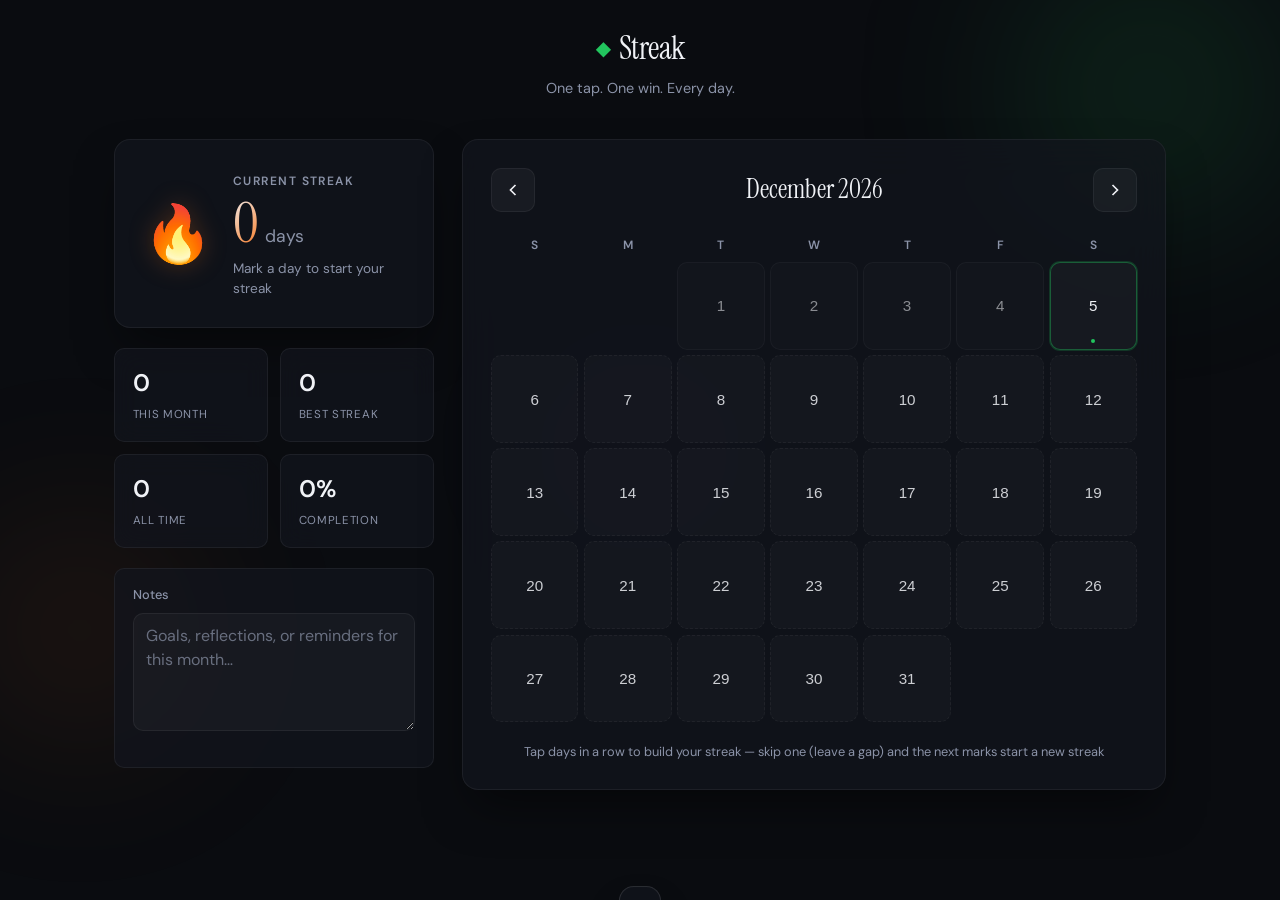
<file: index.html>
<!DOCTYPE html>
<html lang="en">
<head>
  <meta charset="UTF-8" />
  <meta name="viewport" content="width=device-width, initial-scale=1, viewport-fit=cover" />
  <meta name="theme-color" content="#0a0c10" />
  <meta name="apple-mobile-web-app-capable" content="yes" />
  <title>Streak — Daily Wins</title>
  <link rel="preconnect" href="https://fonts.googleapis.com" />
  <link rel="preconnect" href="https://fonts.gstatic.com" crossorigin />
  <link href="https://fonts.googleapis.com/css2?family=DM+Sans:ital,opsz,wght@0,9..40,400;0,9..40,500;0,9..40,600;0,9..40,700;1,9..40,400&family=Instrument+Serif:ital@0;1&display=swap" rel="stylesheet" />
  <link rel="stylesheet" href="styles.css?v=4" />
</head>
<body>
  <div class="ambient" aria-hidden="true">
    <div class="orb orb-1"></div>
    <div class="orb orb-2"></div>
    <div class="orb orb-3"></div>
  </div>

  <header class="header">
    <div class="logo">
      <span class="logo-mark">◆</span>
      <span class="logo-text">Streak</span>
    </div>
    <p class="tagline">One tap. One win. Every day.</p>
  </header>

  <main class="app">
    <aside class="stats-panel">
      <div class="streak-hero" id="streakHero">
        <div class="streak-flame" aria-hidden="true">🔥</div>
        <div class="streak-content">
          <span class="streak-label">Current streak</span>
          <div class="streak-value-wrap">
            <span class="streak-value" id="streakCount">0</span>
            <span class="streak-unit" id="streakUnit">days</span>
          </div>
          <p class="streak-message" id="streakMessage">Mark a day to start your streak</p>
        </div>
      </div>

      <div class="stats-grid">
        <div class="stat-card">
          <span class="stat-value" id="monthCompleted">0</span>
          <span class="stat-label">This month</span>
        </div>
        <div class="stat-card">
          <span class="stat-value" id="bestStreak">0</span>
          <span class="stat-label">Best streak</span>
        </div>
        <div class="stat-card">
          <span class="stat-value" id="totalCompleted">0</span>
          <span class="stat-label">All time</span>
        </div>
        <div class="stat-card">
          <span class="stat-value" id="monthRate">0%</span>
          <span class="stat-label">Completion</span>
        </div>
      </div>

      <div class="notes-section">
        <label class="notes-header" for="notesInput">Notes</label>
        <textarea
          id="notesInput"
          class="notes-input"
          placeholder="Goals, reflections, or reminders for this month…"
          rows="4"
        ></textarea>
        <span class="notes-saved" id="notesSaved" aria-live="polite"></span>
      </div>
    </aside>

    <section class="calendar-panel">
      <div class="calendar-header">
        <button class="nav-btn" id="prevMonth" aria-label="Previous month">
          <svg width="20" height="20" viewBox="0 0 24 24" fill="none" stroke="currentColor" stroke-width="2"><path d="M15 18l-6-6 6-6"/></svg>
        </button>
        <h2 class="month-title" id="monthTitle">May 2026</h2>
        <button class="nav-btn" id="nextMonth" aria-label="Next month">
          <svg width="20" height="20" viewBox="0 0 24 24" fill="none" stroke="currentColor" stroke-width="2"><path d="M9 18l6-6-6-6"/></svg>
        </button>
      </div>

      <div class="weekdays" aria-hidden="true">
        <span><abbr title="Sunday">S</abbr></span>
        <span><abbr title="Monday">M</abbr></span>
        <span><abbr title="Tuesday">T</abbr></span>
        <span><abbr title="Wednesday">W</abbr></span>
        <span><abbr title="Thursday">T</abbr></span>
        <span><abbr title="Friday">F</abbr></span>
        <span><abbr title="Saturday">S</abbr></span>
      </div>

      <div class="calendar-grid" id="calendarGrid" role="grid" aria-label="Monthly calendar"></div>

      <p class="calendar-hint">Tap days in a row to build your streak — skip one (leave a gap) and the next marks start a new streak</p>
    </section>
  </main>

  <div class="toast" id="toast" role="status" aria-live="polite"></div>

  <script src="app.js?v=4"></script>
</body>
</html>
</file>
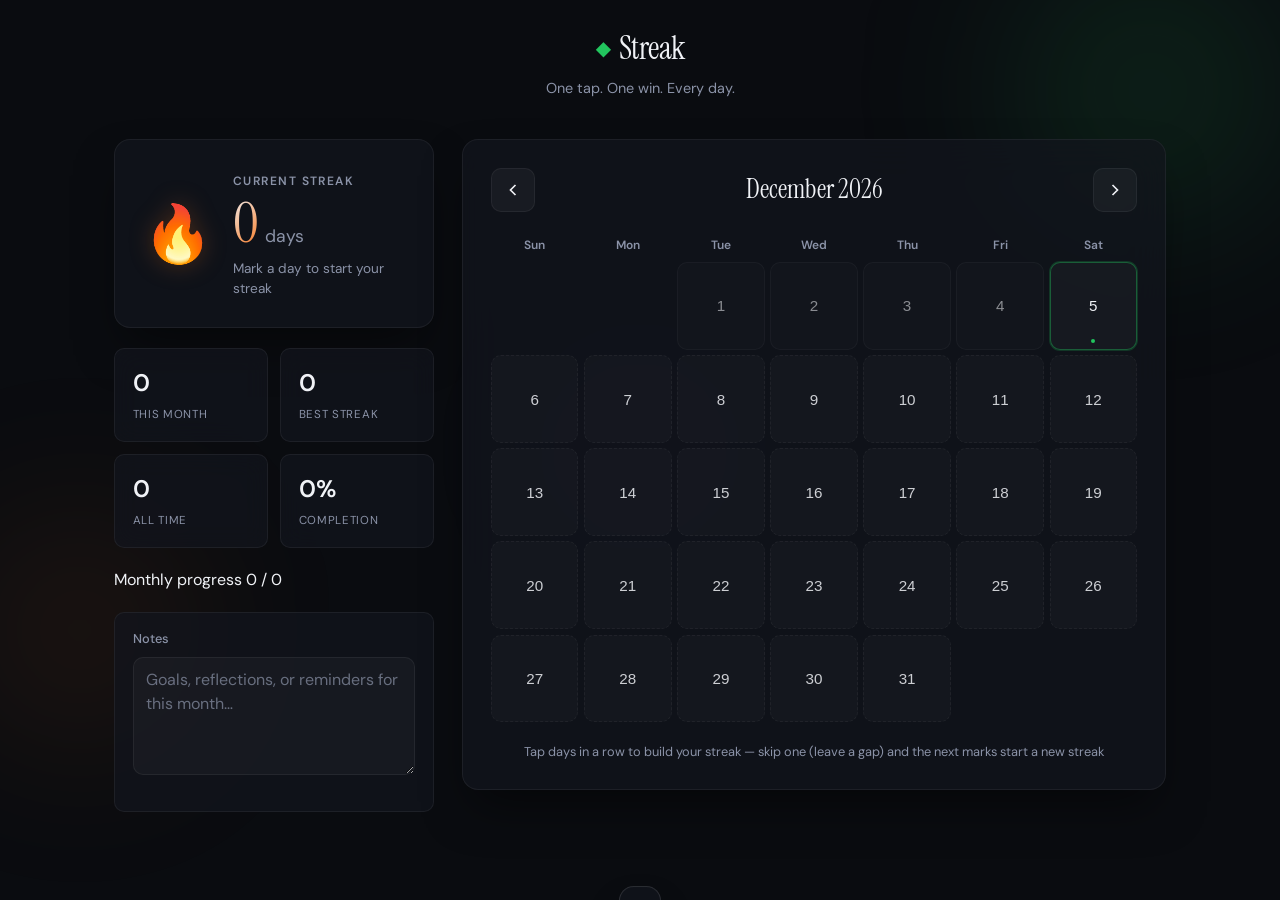
<file: index.classic.html>
<!DOCTYPE html>
<html lang="en">
<head>
  <meta charset="UTF-8" />
  <meta name="viewport" content="width=device-width, initial-scale=1.0" />
  <title>Streak — Daily Wins</title>
  <link rel="preconnect" href="https://fonts.googleapis.com" />
  <link rel="preconnect" href="https://fonts.gstatic.com" crossorigin />
  <link href="https://fonts.googleapis.com/css2?family=DM+Sans:ital,opsz,wght@0,9..40,400;0,9..40,500;0,9..40,600;0,9..40,700;1,9..40,400&family=Instrument+Serif:ital@0;1&display=swap" rel="stylesheet" />
  <link rel="stylesheet" href="styles.css" />
</head>
<body>
  <div class="ambient" aria-hidden="true">
    <div class="orb orb-1"></div>
    <div class="orb orb-2"></div>
    <div class="orb orb-3"></div>
  </div>

  <header class="header">
    <div class="logo">
      <span class="logo-mark">◆</span>
      <span class="logo-text">Streak</span>
    </div>
    <p class="tagline">One tap. One win. Every day.</p>
  </header>

  <main class="app">
    <aside class="stats-panel">
      <div class="streak-hero" id="streakHero">
        <div class="streak-flame" aria-hidden="true">🔥</div>
        <div class="streak-content">
          <span class="streak-label">Current streak</span>
          <div class="streak-value-wrap">
            <span class="streak-value" id="streakCount">0</span>
            <span class="streak-unit" id="streakUnit">days</span>
          </div>
          <p class="streak-message" id="streakMessage">Mark today to start your streak</p>
        </div>
      </div>

      <div class="stats-grid">
        <div class="stat-card">
          <span class="stat-value" id="monthCompleted">0</span>
          <span class="stat-label">This month</span>
        </div>
        <div class="stat-card">
          <span class="stat-value" id="bestStreak">0</span>
          <span class="stat-label">Best streak</span>
        </div>
        <div class="stat-card">
          <span class="stat-value" id="totalCompleted">0</span>
          <span class="stat-label">All time</span>
        </div>
        <div class="stat-card">
          <span class="stat-value" id="monthRate">0%</span>
          <span class="stat-label">Completion</span>
        </div>
      </div>

      <div class="progress-section">
        <div class="progress-header">
          <span>Monthly progress</span>
          <span id="progressText">0 / 0</span>
        </div>
        <div class="progress-bar">
          <div class="progress-fill" id="progressFill"></div>
        </div>
      </div>

      <div class="notes-section">
        <label class="notes-header" for="notesInput">Notes</label>
        <textarea
          id="notesInput"
          class="notes-input"
          placeholder="Goals, reflections, or reminders for this month…"
          rows="4"
        ></textarea>
        <span class="notes-saved" id="notesSaved" aria-live="polite"></span>
      </div>
    </aside>

    <section class="calendar-panel">
      <div class="calendar-header">
        <button class="nav-btn" id="prevMonth" aria-label="Previous month">
          <svg width="20" height="20" viewBox="0 0 24 24" fill="none" stroke="currentColor" stroke-width="2"><path d="M15 18l-6-6 6-6"/></svg>
        </button>
        <h2 class="month-title" id="monthTitle">May 2026</h2>
        <button class="nav-btn" id="nextMonth" aria-label="Next month">
          <svg width="20" height="20" viewBox="0 0 24 24" fill="none" stroke="currentColor" stroke-width="2"><path d="M9 18l6-6-6-6"/></svg>
        </button>
      </div>

      <div class="weekdays">
        <span>Sun</span><span>Mon</span><span>Tue</span><span>Wed</span><span>Thu</span><span>Fri</span><span>Sat</span>
      </div>

      <div class="calendar-grid" id="calendarGrid" role="grid" aria-label="Monthly calendar"></div>

      <p class="calendar-hint">Tap days in a row to build your streak — skip one (leave a gap) and the next marks start a new streak</p>
    </section>
  </main>

  <div class="toast" id="toast" role="status" aria-live="polite"></div>

  <script src="app.js"></script>
</body>
</html>
</file>
<file: styles.css>
:root {
  --bg-deep: #0a0c10;
  --bg-card: rgba(18, 22, 30, 0.72);
  --bg-card-hover: rgba(24, 30, 42, 0.85);
  --border: rgba(255, 255, 255, 0.06);
  --border-strong: rgba(255, 255, 255, 0.12);
  --text: #f0f2f6;
  --text-muted: #8b93a8;
  --accent: #22c55e;
  --accent-glow: rgba(34, 197, 94, 0.35);
  --accent-dark: #15803d;
  --miss: #ef4444;
  --miss-dark: #b91c1c;
  --miss-glow: rgba(239, 68, 68, 0.35);
  --flame: #f97316;
  --flame-glow: rgba(249, 115, 22, 0.25);
  --radius: 16px;
  --radius-sm: 10px;
  --shadow: 0 24px 48px -12px rgba(0, 0, 0, 0.5);
  --transition: 0.35s cubic-bezier(0.4, 0, 0.2, 1);
}

*,
*::before,
*::after {
  box-sizing: border-box;
  margin: 0;
  padding: 0;
}

html {
  font-size: 16px;
  -webkit-font-smoothing: antialiased;
  -webkit-text-size-adjust: 100%;
  text-size-adjust: 100%;
}

body {
  font-family: "DM Sans", system-ui, sans-serif;
  background: var(--bg-deep);
  color: var(--text);
  min-height: 100vh;
  min-height: 100dvh;
  overflow-x: hidden;
  line-height: 1.5;
  padding-left: env(safe-area-inset-left);
  padding-right: env(safe-area-inset-right);
}

.ambient {
  position: fixed;
  inset: 0;
  pointer-events: none;
  z-index: 0;
  overflow: hidden;
}

.orb {
  position: absolute;
  border-radius: 50%;
  filter: blur(80px);
  opacity: 0.5;
  animation: drift 20s ease-in-out infinite;
}

.orb-1 {
  width: 420px;
  height: 420px;
  background: radial-gradient(circle, var(--accent-glow) 0%, transparent 70%);
  top: -120px;
  right: -80px;
}

.orb-2 {
  width: 360px;
  height: 360px;
  background: radial-gradient(circle, var(--flame-glow) 0%, transparent 70%);
  bottom: 10%;
  left: -100px;
  animation-delay: -7s;
}

.orb-3 {
  width: 280px;
  height: 280px;
  background: radial-gradient(circle, rgba(99, 102, 241, 0.15) 0%, transparent 70%);
  top: 50%;
  left: 50%;
  transform: translate(-50%, -50%);
  animation-delay: -14s;
}

@keyframes drift {
  0%, 100% { transform: translate(0, 0) scale(1); }
  33% { transform: translate(30px, -20px) scale(1.05); }
  66% { transform: translate(-20px, 25px) scale(0.95); }
}

.header {
  position: relative;
  z-index: 1;
  text-align: center;
  padding: max(1.5rem, env(safe-area-inset-top)) 1rem 1rem;
}

.logo {
  display: inline-flex;
  align-items: center;
  gap: 0.5rem;
}

.logo-mark {
  color: var(--accent);
  font-size: 1.25rem;
}

.logo-text {
  font-family: "Instrument Serif", Georgia, serif;
  font-size: 2rem;
  font-weight: 400;
  letter-spacing: -0.02em;
}

.tagline {
  margin-top: 0.35rem;
  font-size: 0.9rem;
  color: var(--text-muted);
}

.app {
  position: relative;
  z-index: 1;
  max-width: 1100px;
  margin: 0 auto;
  padding: 1.5rem;
  display: grid;
  grid-template-columns: 320px 1fr;
  gap: 1.75rem;
  align-items: start;
}

.stats-panel {
  display: flex;
  flex-direction: column;
  gap: 1.25rem;
}

.streak-hero {
  background: var(--bg-card);
  backdrop-filter: blur(20px);
  -webkit-backdrop-filter: blur(20px);
  border: 1px solid var(--border);
  border-radius: var(--radius);
  padding: 1.75rem;
  display: flex;
  gap: 1.25rem;
  align-items: center;
  box-shadow: var(--shadow);
  transition: border-color var(--transition), box-shadow var(--transition);
}

.streak-hero.on-fire {
  border-color: rgba(249, 115, 22, 0.3);
  box-shadow: var(--shadow), 0 0 40px var(--flame-glow);
}

.streak-flame {
  font-size: 3.5rem;
  line-height: 1;
  filter: drop-shadow(0 0 12px var(--flame-glow));
  transition: transform 0.4s ease;
}

.streak-hero.on-fire .streak-flame {
  animation: flicker 1.5s ease-in-out infinite;
}

@keyframes flicker {
  0%, 100% { transform: scale(1) rotate(0deg); }
  25% { transform: scale(1.08) rotate(-3deg); }
  75% { transform: scale(1.05) rotate(3deg); }
}

.streak-label {
  font-size: 0.75rem;
  text-transform: uppercase;
  letter-spacing: 0.12em;
  color: var(--text-muted);
  font-weight: 600;
}

.streak-value-wrap {
  display: flex;
  align-items: baseline;
  gap: 0.35rem;
  margin-top: 0.15rem;
}

.streak-value {
  font-family: "Instrument Serif", Georgia, serif;
  font-size: 3.5rem;
  line-height: 1;
  font-weight: 400;
  background: linear-gradient(135deg, var(--text) 0%, var(--flame) 100%);
  -webkit-background-clip: text;
  -webkit-text-fill-color: transparent;
  background-clip: text;
  transition: transform 0.3s ease;
}

.streak-value.bump {
  animation: bump 0.45s ease;
}

@keyframes bump {
  0% { transform: scale(1); }
  40% { transform: scale(1.12); }
  100% { transform: scale(1); }
}

.streak-unit {
  font-size: 1.1rem;
  color: var(--text-muted);
}

.streak-message {
  margin-top: 0.5rem;
  font-size: 0.85rem;
  color: var(--text-muted);
}

.stats-grid {
  display: grid;
  grid-template-columns: 1fr 1fr;
  gap: 0.75rem;
}

.stat-card {
  background: var(--bg-card);
  backdrop-filter: blur(12px);
  border: 1px solid var(--border);
  border-radius: var(--radius-sm);
  padding: 1rem 1.1rem;
  transition: background var(--transition), border-color var(--transition);
}

.stat-card:hover {
  background: var(--bg-card-hover);
  border-color: var(--border-strong);
}

.stat-value {
  display: block;
  font-size: 1.5rem;
  font-weight: 600;
  font-variant-numeric: tabular-nums;
}

.stat-label {
  font-size: 0.72rem;
  color: var(--text-muted);
  text-transform: uppercase;
  letter-spacing: 0.06em;
  margin-top: 0.15rem;
}

.notes-section {
  background: var(--bg-card);
  border: 1px solid var(--border);
  border-radius: var(--radius-sm);
  padding: 1rem 1.1rem;
  display: flex;
  flex-direction: column;
  gap: 0.5rem;
}

.notes-header {
  font-size: 0.8rem;
  color: var(--text-muted);
  font-weight: 500;
}

.notes-input {
  width: 100%;
  min-height: 5.5rem;
  resize: vertical;
  font-family: inherit;
  font-size: max(16px, 0.85rem);
  line-height: 1.5;
  color: var(--text);
  background: rgba(255, 255, 255, 0.03);
  border: 1px solid var(--border);
  border-radius: var(--radius-sm);
  padding: 0.65rem 0.75rem;
  transition: border-color var(--transition), background var(--transition);
}

.notes-input::placeholder {
  color: var(--text-muted);
  opacity: 0.7;
}

.notes-input:hover {
  border-color: var(--border-strong);
}

.notes-input:focus {
  outline: none;
  border-color: rgba(34, 197, 94, 0.45);
  background: rgba(255, 255, 255, 0.05);
  box-shadow: 0 0 0 3px rgba(34, 197, 94, 0.12);
}

.notes-saved {
  font-size: 0.7rem;
  color: var(--text-muted);
  min-height: 1em;
  opacity: 0;
  transition: opacity 0.25s ease;
}

.notes-saved.visible {
  opacity: 1;
}

.calendar-panel {
  background: var(--bg-card);
  backdrop-filter: blur(20px);
  border: 1px solid var(--border);
  border-radius: var(--radius);
  padding: 1.75rem;
  box-shadow: var(--shadow);
}

.calendar-header {
  display: flex;
  align-items: center;
  justify-content: space-between;
  margin-bottom: 1.5rem;
}

.month-title {
  font-family: "Instrument Serif", Georgia, serif;
  font-size: 1.65rem;
  font-weight: 400;
}

.nav-btn {
  width: 44px;
  height: 44px;
  min-width: 44px;
  min-height: 44px;
  display: flex;
  align-items: center;
  justify-content: center;
  background: rgba(255, 255, 255, 0.04);
  border: 1px solid var(--border);
  border-radius: var(--radius-sm);
  color: var(--text);
  cursor: pointer;
  touch-action: manipulation;
  -webkit-tap-highlight-color: transparent;
  transition: background var(--transition), border-color var(--transition), transform 0.2s ease;
}

.nav-btn:hover {
  background: rgba(255, 255, 255, 0.08);
  border-color: var(--border-strong);
}

.nav-btn:active {
  transform: scale(0.94);
}

.weekdays {
  display: grid;
  grid-template-columns: repeat(7, minmax(0, 1fr));
  gap: 0.35rem;
  margin-bottom: 0.5rem;
  text-align: center;
  font-size: 0.75rem;
  font-weight: 600;
  color: var(--text-muted);
}

.weekdays abbr {
  text-decoration: none;
}

.calendar-grid {
  display: grid;
  grid-template-columns: repeat(7, minmax(0, 1fr));
  gap: 0.35rem;
}

.day-cell {
  aspect-ratio: 1;
  min-height: 44px;
  perspective: 400px;
  min-width: 0;
}

.day-cell.empty {
  pointer-events: none;
}

.day-btn {
  width: 100%;
  height: 100%;
  min-height: 44px;
  position: relative;
  border: none;
  background: transparent;
  cursor: pointer;
  padding: 0;
  border-radius: var(--radius-sm);
  touch-action: manipulation;
  -webkit-tap-highlight-color: transparent;
}

.day-btn:not(:disabled):active .day-face.front {
  transform: scale(0.92);
}

.day-btn.past:not(.completed):not(.skipped) .day-face.front {
  opacity: 0.55;
}

.day-btn.past.skipped .day-face.back {
  background: linear-gradient(145deg, var(--miss) 0%, var(--miss-dark) 100%);
  box-shadow: 0 4px 20px var(--miss-glow), inset 0 1px 0 rgba(255, 255, 255, 0.15);
}

.day-inner {
  width: 100%;
  height: 100%;
  position: relative;
  transform-style: preserve-3d;
  transition: transform 0.5s cubic-bezier(0.4, 0, 0.2, 1);
  border-radius: var(--radius-sm);
}

.day-btn.completed .day-inner,
.day-btn.skipped .day-inner {
  transform: rotateY(180deg);
}

.day-face {
  position: absolute;
  inset: 0;
  display: flex;
  align-items: center;
  justify-content: center;
  backface-visibility: hidden;
  border-radius: var(--radius-sm);
  font-size: 0.95rem;
  font-weight: 500;
  font-variant-numeric: tabular-nums;
  transition: box-shadow var(--transition);
}

.day-face.front {
  background: rgba(255, 255, 255, 0.03);
  border: 1px solid var(--border);
  color: var(--text);
}

.day-btn:not(:disabled):hover .day-face.front {
  background: rgba(255, 255, 255, 0.07);
  border-color: var(--border-strong);
}

.day-face.back {
  background: linear-gradient(145deg, var(--accent) 0%, var(--accent-dark) 100%);
  border: 1px solid rgba(255, 255, 255, 0.15);
  color: #fff;
  transform: rotateY(180deg);
  box-shadow: 0 4px 20px var(--accent-glow), inset 0 1px 0 rgba(255, 255, 255, 0.2);
}

.day-btn.completed .day-face.back::after {
  content: "✓";
  font-size: 1.1rem;
  font-weight: 700;
}

.day-btn.skipped .day-face.back {
  background: linear-gradient(145deg, var(--miss) 0%, var(--miss-dark) 100%);
  border: 1px solid rgba(255, 255, 255, 0.12);
  box-shadow: 0 4px 20px var(--miss-glow), inset 0 1px 0 rgba(255, 255, 255, 0.15);
}

.day-btn.skipped .day-face.back::after {
  content: "✕";
  font-size: 1rem;
  font-weight: 700;
}

.day-btn.skipped:hover .day-face.front {
  background: rgba(239, 68, 68, 0.08);
  border-color: rgba(239, 68, 68, 0.35);
}

.day-btn.today .day-face.front {
  border-color: rgba(34, 197, 94, 0.4);
  box-shadow: 0 0 0 1px rgba(34, 197, 94, 0.2);
}

.day-btn.today .day-face.front::before {
  content: "";
  position: absolute;
  bottom: 6px;
  left: 50%;
  transform: translateX(-50%);
  width: 4px;
  height: 4px;
  background: var(--accent);
  border-radius: 50%;
}

.day-btn.future .day-face.front {
  border-style: dashed;
  opacity: 0.85;
}

.day-btn.future:not(.completed):hover .day-face.front {
  background: rgba(255, 255, 255, 0.07);
  border-color: var(--border-strong);
}

.calendar-hint {
  text-align: center;
  margin-top: 1.25rem;
  font-size: 0.8rem;
  color: var(--text-muted);
}

.toast {
  position: fixed;
  bottom: max(1.25rem, env(safe-area-inset-bottom));
  left: 50%;
  transform: translateX(-50%) translateY(120%);
  max-width: min(92vw, 360px);
  text-align: center;
  background: var(--bg-card);
  backdrop-filter: blur(16px);
  -webkit-backdrop-filter: blur(16px);
  border: 1px solid var(--border-strong);
  padding: 0.85rem 1.25rem;
  border-radius: 99px;
  font-size: 0.9rem;
  font-weight: 500;
  box-shadow: var(--shadow);
  z-index: 100;
  transition: transform 0.4s cubic-bezier(0.4, 0, 0.2, 1);
  pointer-events: none;
}

.toast.show {
  transform: translateX(-50%) translateY(0);
}

@media (max-width: 860px) {
  .app {
    display: flex;
    flex-direction: column;
    grid-template-columns: unset;
    max-width: none;
    width: 100%;
    padding: 0 1rem 1.5rem;
    padding-bottom: max(1.5rem, env(safe-area-inset-bottom));
    gap: 1rem;
  }

  .stats-panel {
    display: contents;
  }

  .streak-hero {
    order: -2;
    width: 100%;
    padding: 1.25rem 1.25rem;
  }

  .calendar-panel {
    order: -1;
    width: 100%;
  }

  .stats-grid {
    order: 0;
    width: 100%;
  }

  .notes-section {
    order: 1;
    width: 100%;
  }

  .streak-value {
    font-size: 2.75rem;
  }

  .calendar-hint {
    font-size: 0.78rem;
    padding: 0 0.25rem;
  }
}

@media (max-width: 380px) {
  .header {
    padding-top: max(1rem, env(safe-area-inset-top));
  }

  .logo-text {
    font-size: 1.65rem;
  }

  .calendar-panel {
    padding: 1rem 0.75rem;
  }

  .calendar-grid,
  .weekdays {
    gap: 0.25rem;
  }

  .day-cell {
    min-height: 40px;
  }

  .day-face {
    font-size: 0.82rem;
  }

  .month-title {
    font-size: 1.35rem;
  }

  .stats-grid {
    gap: 0.5rem;
  }

  .stat-card {
    padding: 0.85rem;
  }

  .stat-value {
    font-size: 1.25rem;
  }
}

@media (prefers-reduced-motion: reduce) {
  .orb,
  .streak-hero.on-fire .streak-flame,
  .streak-value.bump {
    animation: none;
  }

  .day-inner {
    transition-duration: 0.15s;
  }
}
</file>
